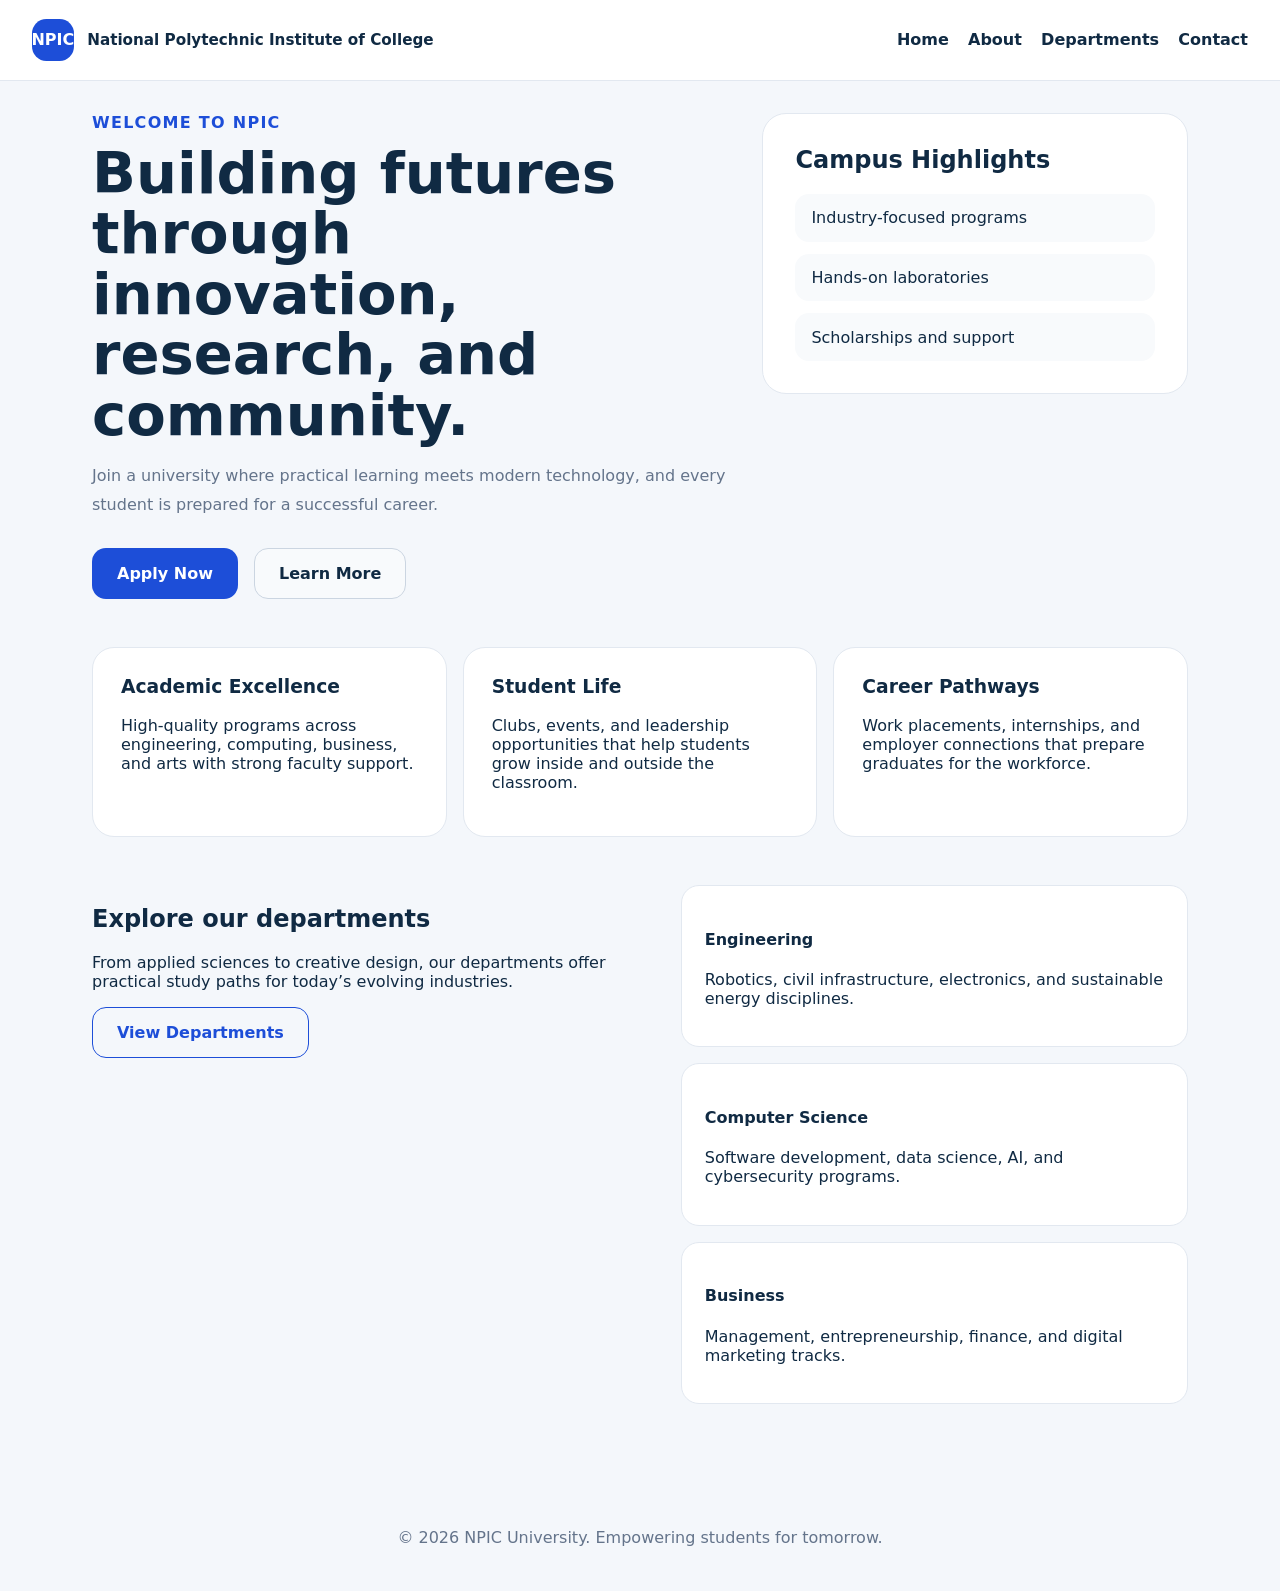
<file: index.html>
<!DOCTYPE html>
<html lang="en">
<head>
  <meta charset="UTF-8" />
  <meta name="viewport" content="width=device-width, initial-scale=1.0" />
  <title>NPIC University</title>
  <link rel="stylesheet" href="styles.css" />
</head>
<body>
  <header class="site-header">
    <div class="brand">
      <span class="logo">NPIC</span>
      <span class="brand-text">National Polytechnic Institute of College</span>
    </div>
    <nav class="main-nav">
      <a href="index.html">Home</a>
      <a href="about.html">About</a>
      <a href="departments.html">Departments</a>
      <a href="contact.html">Contact</a>
    </nav>
  </header>
  
  <main>
    <section class="hero">
      <div>
        <p class="eyebrow">Welcome to NPIC</p>
        <h1>Building futures through innovation, research, and community.</h1>
        <p class="hero-copy">Join a university where practical learning meets modern technology, and every student is prepared for a successful career.</p>
        <div class="hero-actions">
          <a class="button primary" href="admissions.html">Apply Now</a>
          <a class="button secondary" href="about.html">Learn More</a>
        </div>
      </div>
      <div class="hero-card">
        <h2>Campus Highlights</h2>
        <ul>
          <li>Industry-focused programs</li>
          <li>Hands-on laboratories</li>
          <li>Scholarships and support</li>
        </ul>
      </div>
    </section>

    <section class="features">
      <article>
        <h3>Academic Excellence</h3>
        <p>High-quality programs across engineering, computing, business, and arts with strong faculty support.</p>
      </article>
      <article>
        <h3>Student Life</h3>
        <p>Clubs, events, and leadership opportunities that help students grow inside and outside the classroom.</p>
      </article>
      <article>
        <h3>Career Pathways</h3>
        <p>Work placements, internships, and employer connections that prepare graduates for the workforce.</p>
      </article>
    </section>

    <section class="section-overview">
      <div>
        <h2>Explore our departments</h2>
        <p>From applied sciences to creative design, our departments offer practical study paths for today’s evolving industries.</p>
        <a class="button tertiary" href="departments.html">View Departments</a>
      </div>
      <div class="overview-grid">
        <div>
          <h4>Engineering</h4>
          <p>Robotics, civil infrastructure, electronics, and sustainable energy disciplines.</p>
        </div>
        <div>
          <h4>Computer Science</h4>
          <p>Software development, data science, AI, and cybersecurity programs.</p>
        </div>
        <div>
          <h4>Business</h4>
          <p>Management, entrepreneurship, finance, and digital marketing tracks.</p>
        </div>
      </div>
    </section>
  </main>

  <footer class="site-footer">
    <p>© 2026 NPIC University. Empowering students for tomorrow.</p>
  </footer>
</body>
</html>
</file>
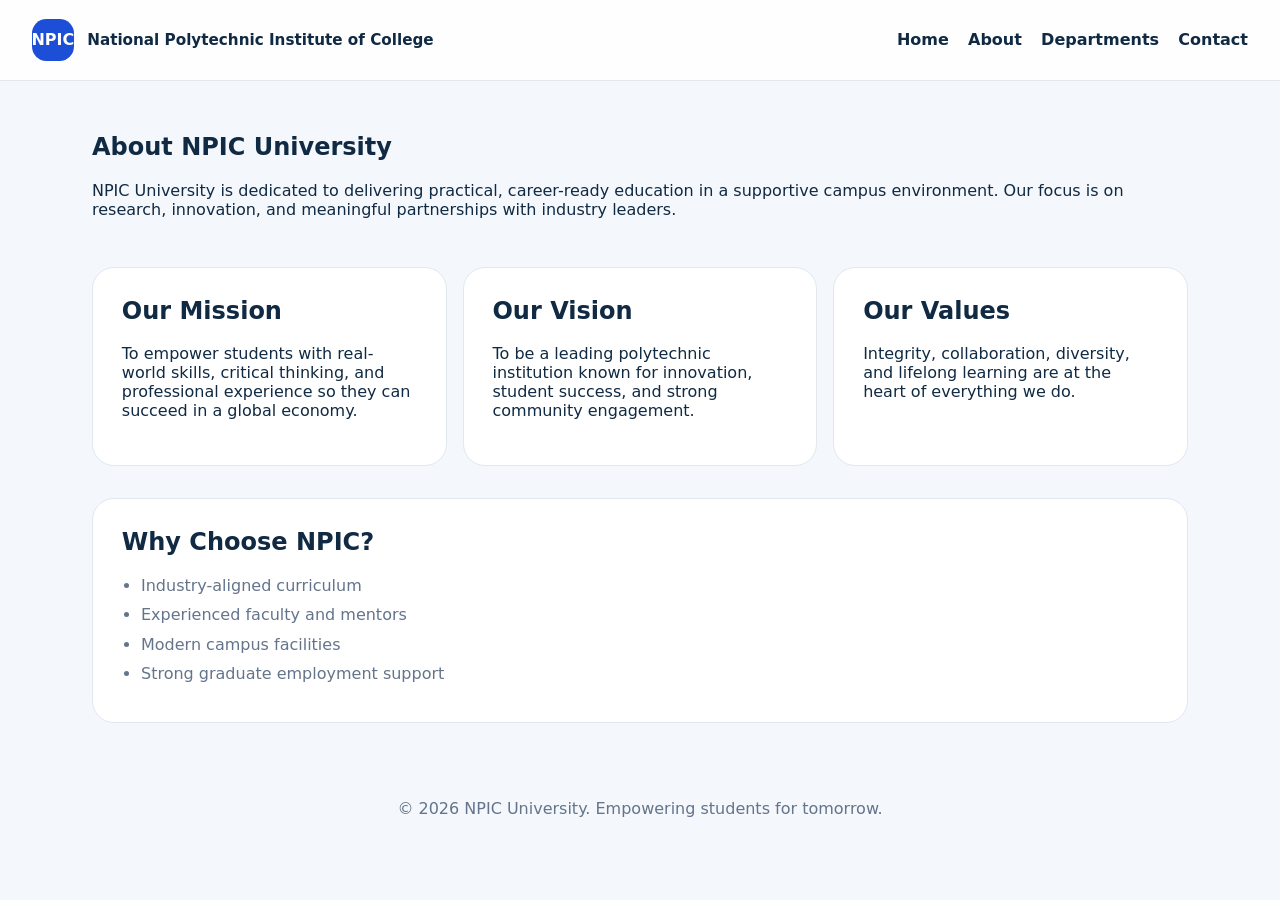
<file: about.html>
<!DOCTYPE html>
<html lang="en">
<head>
  <meta charset="UTF-8" />
  <meta name="viewport" content="width=device-width, initial-scale=1.0" />
  <title>About NPIC University</title>
  <link rel="stylesheet" href="styles.css" />
</head>
<body>
  <header class="site-header">
    <div class="brand">
      <span class="logo">NPIC</span>
      <span class="brand-text">National Polytechnic Institute of College</span>
    </div>
    <nav class="main-nav">
      <a href="index.html">Home</a>
      <a href="about.html">About</a>
      <a href="departments.html">Departments</a>
      <a href="contact.html">Contact</a>
    </nav>
  </header>

  <main class="page-content">
    <section>
      <h1>About NPIC University</h1>
      <p>NPIC University is dedicated to delivering practical, career-ready education in a supportive campus environment. Our focus is on research, innovation, and meaningful partnerships with industry leaders.</p>
    </section>

    <section class="info-grid">
      <article>
        <h2>Our Mission</h2>
        <p>To empower students with real-world skills, critical thinking, and professional experience so they can succeed in a global economy.</p>
      </article>
      <article>
        <h2>Our Vision</h2>
        <p>To be a leading polytechnic institution known for innovation, student success, and strong community engagement.</p>
      </article>
      <article>
        <h2>Our Values</h2>
        <p>Integrity, collaboration, diversity, and lifelong learning are at the heart of everything we do.</p>
      </article>
    </section>

    <section class="highlight-card">
      <h2>Why Choose NPIC?</h2>
      <ul>
        <li>Industry-aligned curriculum</li>
        <li>Experienced faculty and mentors</li>
        <li>Modern campus facilities</li>
        <li>Strong graduate employment support</li>
      </ul>
    </section>
  </main>

  <footer class="site-footer">
    <p>© 2026 NPIC University. Empowering students for tomorrow.</p>
  </footer>
</body>
</html>
</file>
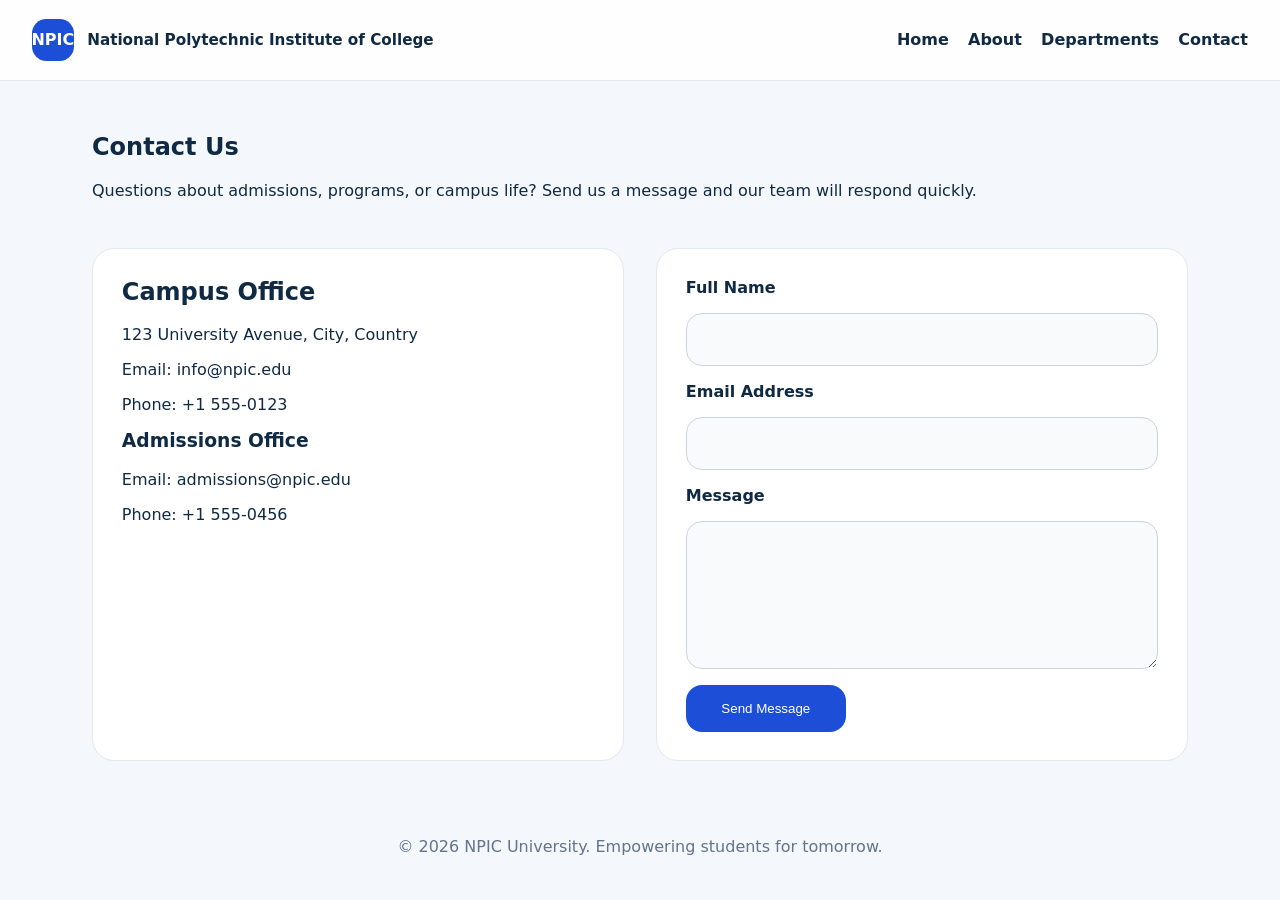
<file: contact.html>
<!DOCTYPE html>
<html lang="en">
<head>
  <meta charset="UTF-8" />
  <meta name="viewport" content="width=device-width, initial-scale=1.0" />
  <title>Contact NPIC University</title>
  <link rel="stylesheet" href="styles.css" />
</head>
<body>
  <header class="site-header">
    <div class="brand">
      <span class="logo">NPIC</span>
      <span class="brand-text">National Polytechnic Institute of College</span>
    </div>
    <nav class="main-nav">
      <a href="index.html">Home</a>
      <a href="about.html">About</a>
      <a href="departments.html">Departments</a>
      <a href="contact.html">Contact</a>
    </nav>
  </header>

  <main class="page-content">
    <section>
      <h1>Contact Us</h1>
      <p>Questions about admissions, programs, or campus life? Send us a message and our team will respond quickly.</p>
    </section>

    <section class="contact-layout">
      <div class="contact-info">
        <h2>Campus Office</h2>
        <p>123 University Avenue, City, Country</p>
        <p>Email: info@npic.edu</p>
        <p>Phone: +1 555-0123</p>

        <h3>Admissions Office</h3>
        <p>Email: admissions@npic.edu</p>
        <p>Phone: +1 555-0456</p>
      </div>

      <form class="contact-form" action="#" method="post">
        <label for="name">Full Name</label>
        <input type="text" id="name" name="name" required />

        <label for="email">Email Address</label>
        <input type="email" id="email" name="email" required />

        <label for="message">Message</label>
        <textarea id="message" name="message" rows="6" required></textarea>

        <button type="submit">Send Message</button>
      </form>
    </section>
  </main>

  <footer class="site-footer">
    <p>© 2026 NPIC University. Empowering students for tomorrow.</p>
  </footer>
</body>
</html>
</file>
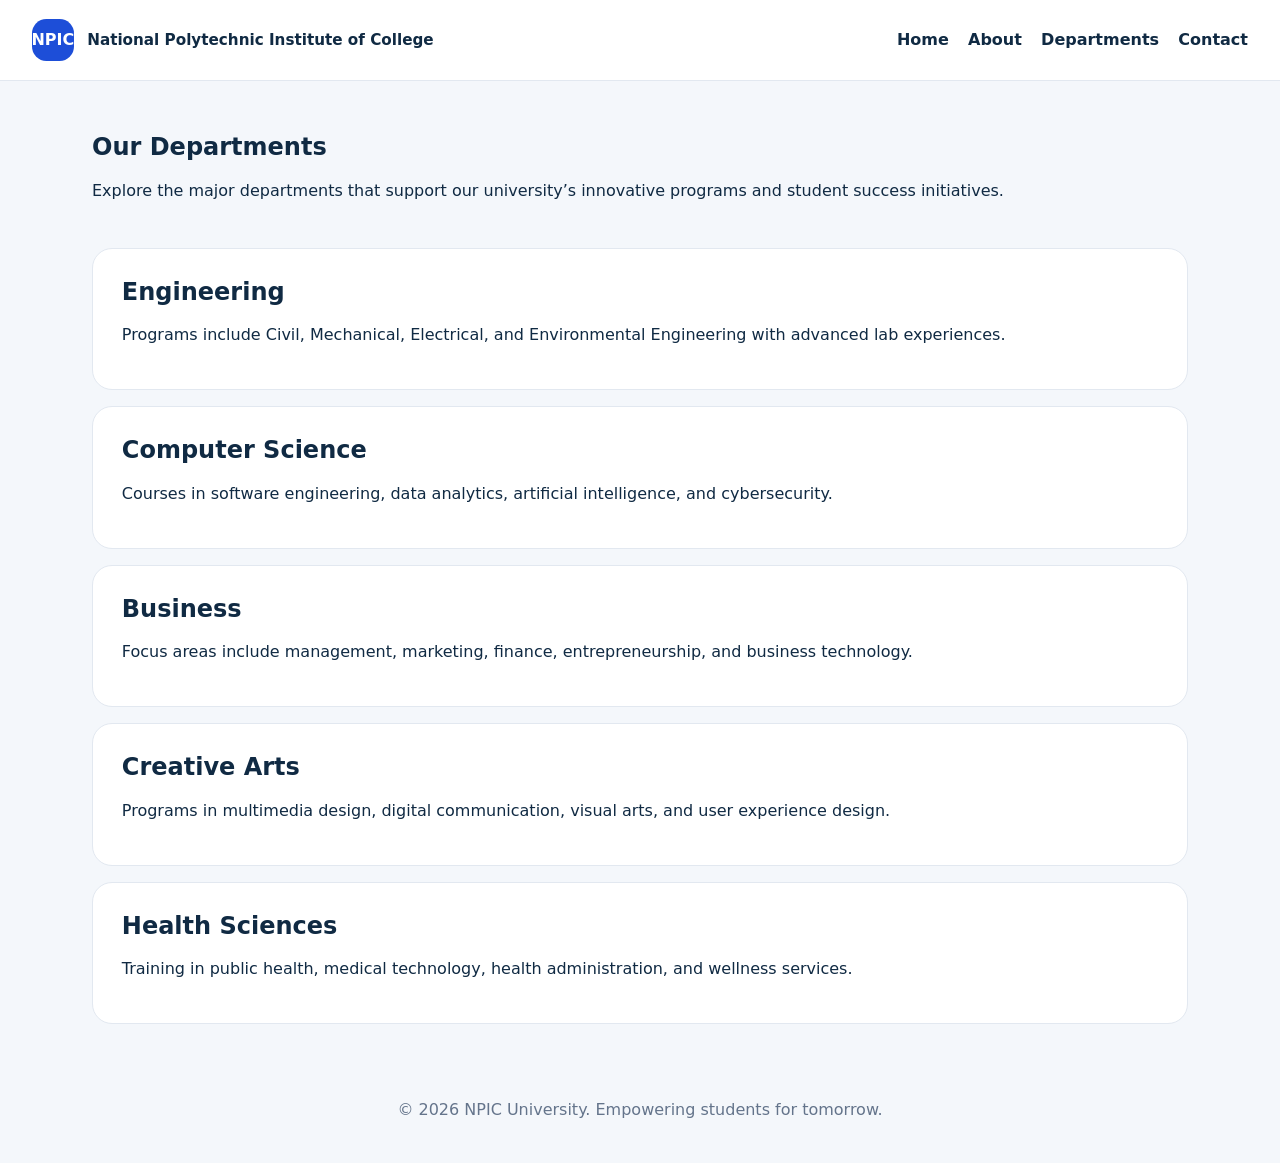
<file: departments.html>
<!DOCTYPE html>
<html lang="en">
<head>
  <meta charset="UTF-8" />
  <meta name="viewport" content="width=device-width, initial-scale=1.0" />
  <title>Departments | NPIC University</title>
  <link rel="stylesheet" href="styles.css" />
</head>
<body>
  <header class="site-header">
    <div class="brand">
      <span class="logo">NPIC</span>
      <span class="brand-text">National Polytechnic Institute of College</span>
    </div>
    <nav class="main-nav">
      <a href="index.html">Home</a>
      <a href="about.html">About</a>
      <a href="departments.html">Departments</a>
      <a href="contact.html">Contact</a>
    </nav>
  </header>

  <main class="page-content">
    <section>
      <h1>Our Departments</h1>
      <p>Explore the major departments that support our university’s innovative programs and student success initiatives.</p>
    </section>

    <section class="department-list">
      <article>
        <h2>Engineering</h2>
        <p>Programs include Civil, Mechanical, Electrical, and Environmental Engineering with advanced lab experiences.</p>
      </article>
      <article>
        <h2>Computer Science</h2>
        <p>Courses in software engineering, data analytics, artificial intelligence, and cybersecurity.</p>
      </article>
      <article>
        <h2>Business</h2>
        <p>Focus areas include management, marketing, finance, entrepreneurship, and business technology.</p>
      </article>
      <article>
        <h2>Creative Arts</h2>
        <p>Programs in multimedia design, digital communication, visual arts, and user experience design.</p>
      </article>
      <article>
        <h2>Health Sciences</h2>
        <p>Training in public health, medical technology, health administration, and wellness services.</p>
      </article>
    </section>
  </main>

  <footer class="site-footer">
    <p>© 2026 NPIC University. Empowering students for tomorrow.</p>
  </footer>
</body>
</html>
</file>
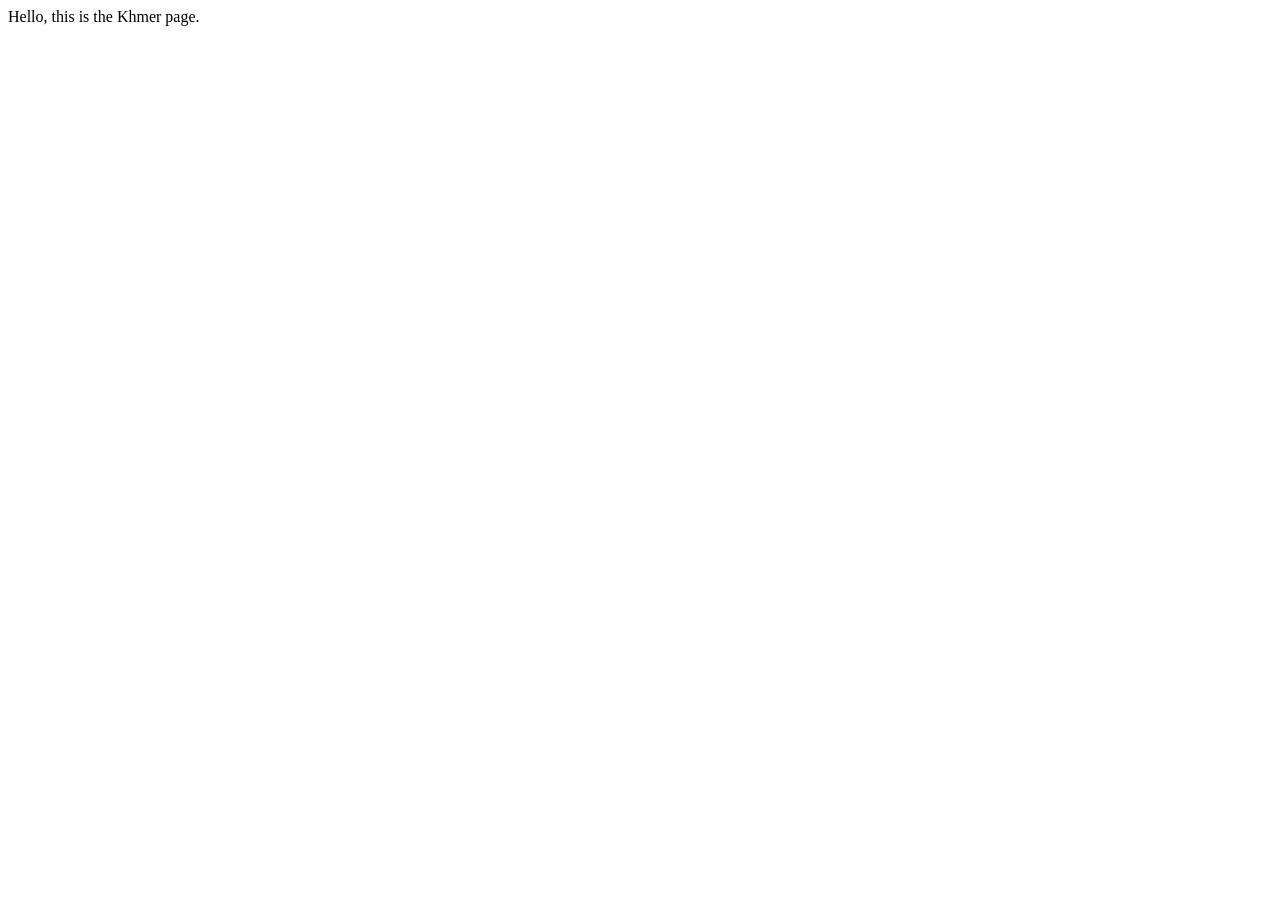
<file: khmer.html>
<!DOCTYPE html>
<html lang="en">
<head>
    <meta charset="UTF-8">
    <meta name="viewport" content="width=device-width, initial-scale=1.0">
    <title>Document</title>
</head>
<body>
    Hello, this is the Khmer page.
</body>
</html>
</file>
<file: styles.css>
:root {
  --bg: #f4f7fb;
  --surface: #ffffff;
  --text: #102a43;
  --muted: #64748b;
  --primary: #1d4ed8;
  --primary-dark: #1e40af;
  --border: #dbeafe;
}

* {
  box-sizing: border-box;
}

body {
  margin: 0;
  font-family: Inter, system-ui, sans-serif;
  background: var(--bg);
  color: var(--text);
}

body a {
  color: inherit;
  text-decoration: none;
}

.site-header {
  display: flex;
  justify-content: space-between;
  align-items: center;
  gap: 1rem;
  padding: 1.2rem 2rem;
  background: rgba(255, 255, 255, 0.92);
  border-bottom: 1px solid #e2e8f0;
  position: sticky;
  top: 0;
  z-index: 10;
}

.brand {
  display: flex;
  align-items: center;
  gap: 0.85rem;
}

.logo {
  display: inline-flex;
  width: 2.6rem;
  height: 2.6rem;
  border-radius: 0.9rem;
  background: var(--primary);
  color: white;
  align-items: center;
  justify-content: center;
  font-weight: 800;
}

.brand-text {
  font-size: 0.95rem;
  font-weight: 600;
}

.main-nav {
  display: flex;
  gap: 1.2rem;
  flex-wrap: wrap;
}

.main-nav a {
  font-weight: 600;
  color: var(--text);
}

main {
  max-width: 1160px;
  margin: 0 auto;
  padding: 2rem;
}

.hero {
  display: grid;
  grid-template-columns: 1.5fr 1fr;
  gap: 2rem;
  align-items: start;
  margin-bottom: 3rem;
}

.eyebrow {
  margin: 0 0 0.75rem;
  color: var(--primary);
  font-weight: 700;
  text-transform: uppercase;
  letter-spacing: 0.08em;
}

.hero h1 {
  margin: 0;
  font-size: clamp(2.4rem, 5vw, 3.6rem);
  line-height: 1.05;
}

.hero-copy {
  max-width: 42rem;
  margin: 1rem 0 1.75rem;
  line-height: 1.8;
  color: var(--muted);
}

.hero-actions {
  display: flex;
  gap: 1rem;
  flex-wrap: wrap;
}

.button {
  display: inline-flex;
  align-items: center;
  justify-content: center;
  padding: 0.95rem 1.5rem;
  border-radius: 14px;
  border: 1px solid transparent;
  font-weight: 700;
  transition: transform 0.2s ease, background-color 0.2s ease, border-color 0.2s ease;
}

.button:hover {
  transform: translateY(-1px);
}

.primary {
  background: var(--primary);
  color: white;
}

.secondary {
  background: #f8fafc;
  color: var(--text);
  border-color: #cbd5e1;
}

.tertiary {
  background: transparent;
  color: var(--primary);
  border-color: var(--primary);
}

.hero-card {
  padding: 2rem;
  background: white;
  border: 1px solid #e2e8f0;
  border-radius: 24px;
}

.hero-card h2 {
  margin-top: 0;
}

.hero-card ul {
  list-style: none;
  padding: 0;
  margin: 1rem 0 0;
  display: grid;
  gap: 0.75rem;
}

.hero-card li {
  padding: 0.9rem 1rem;
  background: #f8fafc;
  border-radius: 14px;
}

.features {
  display: grid;
  grid-template-columns: repeat(3, minmax(0, 1fr));
  gap: 1rem;
  margin-bottom: 3rem;
}

.features article {
  padding: 1.75rem;
  border-radius: 22px;
  background: white;
  border: 1px solid #e2e8f0;
}

.features h3,
.info-grid h2,
.department-list h2,
.highlight-card h2 {
  margin-top: 0;
}

.section-overview {
  display: grid;
  grid-template-columns: 1.1fr 1fr;
  gap: 2rem;
  align-items: start;
  margin-bottom: 3rem;
}

.overview-grid {
  display: grid;
  gap: 1rem;
}

.overview-grid div {
  padding: 1.4rem;
  background: white;
  border-radius: 18px;
  border: 1px solid #e2e8f0;
}

.page-content {
  display: grid;
  gap: 2rem;
}

.info-grid,
.department-list {
  display: grid;
  gap: 1rem;
}

.info-grid article,
.department-list article,
.highlight-card,
.contact-info,
.contact-form {
  background: white;
  border: 1px solid #e2e8f0;
  border-radius: 22px;
  padding: 1.8rem;
}

.info-grid {
  grid-template-columns: repeat(3, minmax(0, 1fr));
}

.highlight-card ul {
  margin: 1rem 0 0;
  padding-left: 1.2rem;
  color: var(--muted);
}

.highlight-card li {
  margin-bottom: 0.65rem;
}

.department-list article {
  border-radius: 20px;
}

.contact-layout {
  display: grid;
  grid-template-columns: 1fr 1fr;
  gap: 2rem;
}

.contact-info h2,
.contact-info h3 {
  margin-top: 0;
}

.contact-form {
  display: grid;
  gap: 1rem;
}

.contact-form label {
  font-weight: 600;
}

.contact-form input,
.contact-form textarea {
  width: 100%;
  padding: 1rem;
  border-radius: 16px;
  border: 1px solid #cbd5e1;
  background: #f8fafc;
  font: inherit;
}

.contact-form button {
  width: fit-content;
  min-width: 10rem;
  border: none;
  background: var(--primary);
  color: white;
  border-radius: 16px;
  padding: 1rem 1.3rem;
  cursor: pointer;
}

.site-footer {
  text-align: center;
  padding: 1.75rem 2rem;
  color: var(--muted);
}

@media (max-width: 900px) {
  .hero,
  .section-overview,
  .contact-layout,
  .info-grid {
    grid-template-columns: 1fr;
  }

  .main-nav {
    justify-content: flex-end;
  }
}

@media (max-width: 640px) {
  .site-header {
    flex-direction: column;
    align-items: flex-start;
  }

  main {
    padding: 1.25rem;
  }

  .hero {
    gap: 1.5rem;
  }

  .hero-actions {
    flex-direction: column;
    align-items: stretch;
  }
}
</file>
